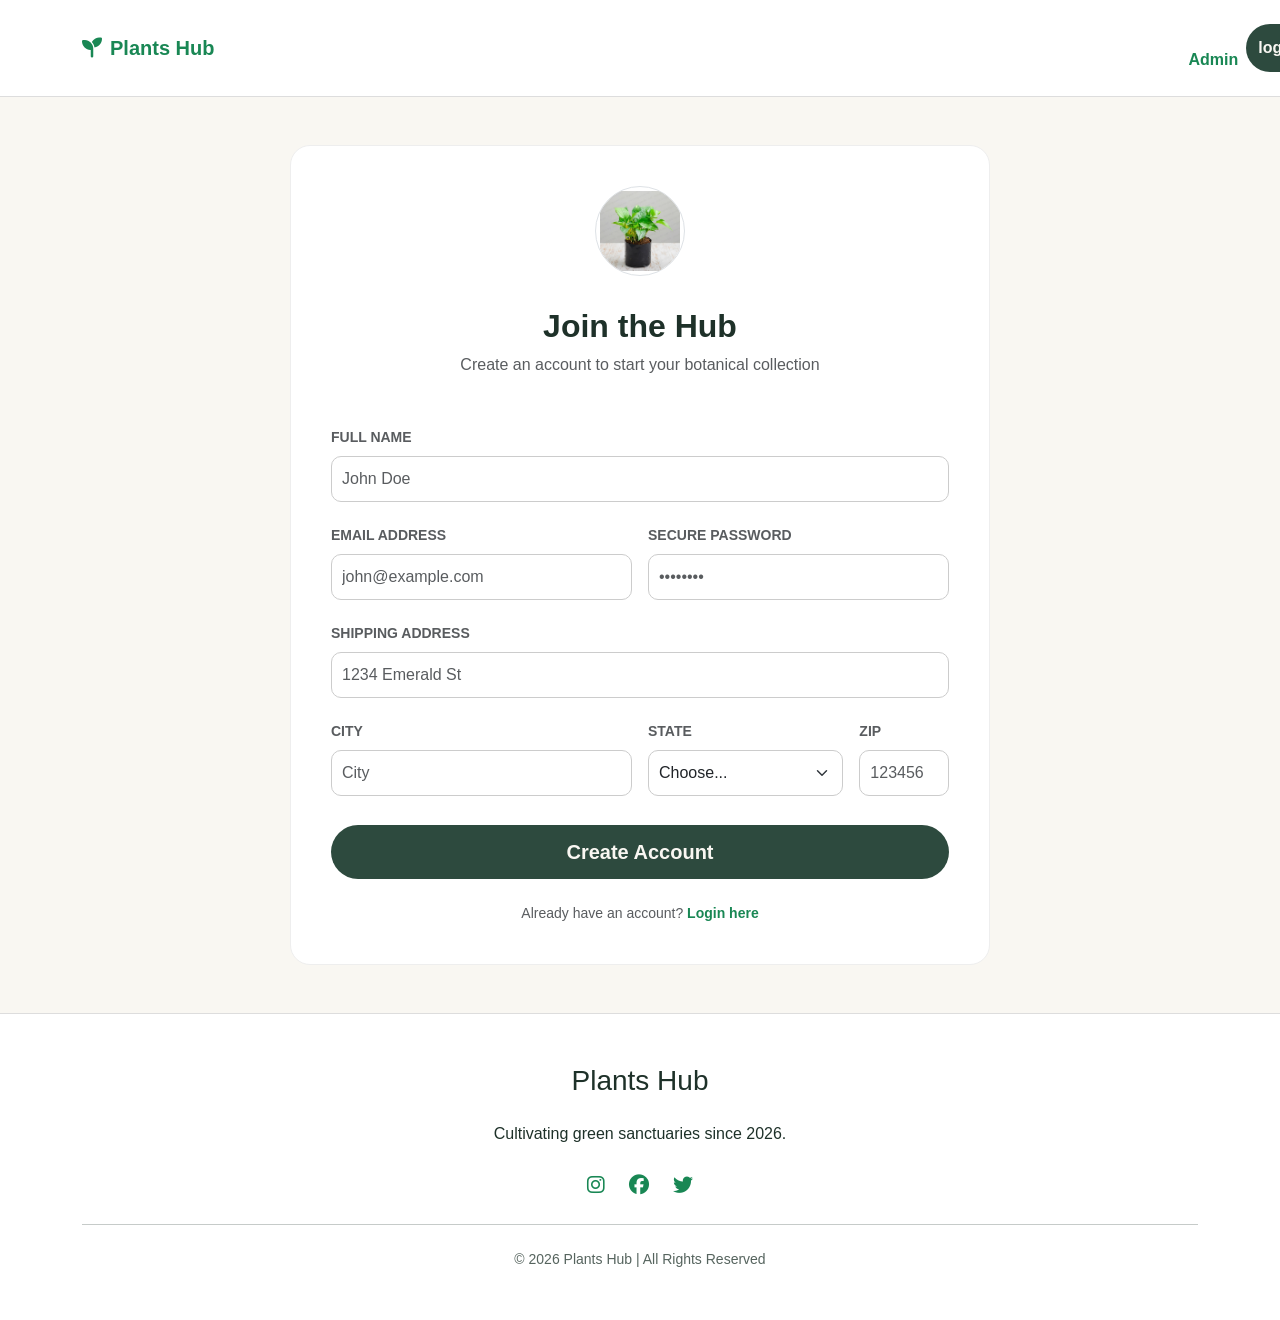
<file: SignLogin/index.html>
<!DOCTYPE html>
<html lang="en">

<head>
    <meta charset="UTF-8">
    <meta name="viewport" content="width=device-width, initial-scale=1.0">
    <!-- Bootstrap CSS -->
    <link href="https://cdn.jsdelivr.net/npm/bootstrap@5.0.2/dist/css/bootstrap.min.css" rel="stylesheet">
    <!-- Font Awesome for Icons -->
    <link rel="stylesheet" href="https://cdnjs.cloudflare.com/ajax/libs/font-awesome/6.1.1/css/all.min.css">
    <!-- Our Custom CSS File -->
    <link rel="stylesheet" href="/SignLogin/index.css">
    <title>Create Account | Plants Hub</title>
</head>

<body>
    <!-- Navigation Bar -->
    <nav class="navbar navbar-expand-lg navbar-light sticky-top py-3">
        <div class="container">
            <a class="navbar-brand" href="/SignLogin/index.html">
                <i class="fas fa-seedling me-2"></i>Plants Hub
            </a>
            <button class="navbar-toggler" type="button" data-bs-toggle="collapse" data-bs-target="#navbarSupportedContent">
                <span class="navbar-toggler-icon"></span>
            </button>
            <div class="collapse navbar-collapse" id="navbarSupportedContent">
                <ul class="navbar-nav mx-auto mb-2 mb-lg-0 fw-bold">
                    <li class="nav-item">
                        <a class="nav-link text-success" href="/SignLogin/adminlogin.html" style="margin-left: 950px;">
                            <i class="fas  me-1"></i>Admin
                            <!-- fa-user-shield -->
                        </a>
                    </li>
                </ul>
                <div class="d-flex align-items-center gap-3">
                    
                    <a href="/SignLogin/login.html" class="btn btn-premium"> login </a>
                </div>
            </div>
        </div>
    </nav>

    <!-- Signup Form Section -->
    <div class="container py-5 flex-grow-1 d-flex">
        <div class="auth-card">
            <div class="text-center mb-5">
                <div class="bg-light bg-opacity-10 d-inline-block p-1 rounded-circle mb-4 border overflow-hidden">
                    <img src="/flowers/moneyplants.jpg" alt="Join Hub" width="80" height="80">
                </div>
                <h2 class="fw-bold">Join the Hub</h2>
                <p class="text-muted">Create an account to start your botanical collection</p>
            </div>
            
            <form id="signupForm" class="row g-3">
                <div class="col-12">
                    <label class="form-label fw-bold small text-uppercase text-muted">Full Name</label>
                    <input type="text" id="text" class="form-control" placeholder="John Doe" required>
                </div>

                <div class="col-md-6">
                    <label class="form-label fw-bold small text-uppercase text-muted">Email Address</label>
                    <input type="email" id="email" class="form-control" placeholder="john@example.com" required>
                </div>

                <div class="col-md-6">
                    <label class="form-label fw-bold small text-uppercase text-muted">Secure Password</label>
                    <input type="password" id="password" class="form-control" placeholder="••••••••" required>
                </div>

                <div class="col-12">
                    <label class="form-label fw-bold small text-uppercase text-muted">Shipping Address</label>
                    <input type="text" id="address" class="form-control" placeholder="1234 Emerald St" required>
                </div>
 
                <div class="col-md-6">
                    <label class="form-label fw-bold small text-uppercase text-muted">City</label>
                    <input type="text" id="city" class="form-control" placeholder="City" required>
                </div>

                <div class="col-md-4">
                    <label class="form-label fw-bold small text-uppercase text-muted">State</label>
                    <select id="inputState" class="form-select">
                        <option selected>Choose...</option>
                        <option>Maharashtra</option>
                        <option>Karnataka</option>
                        <option>Kerala</option>
                        <option>Gujrat</option>
                        <option>Madhya Pradesh</option>
                    </select>
                </div>

                <div class="col-md-2">
                    <label class="form-label fw-bold small text-uppercase text-muted">Zip</label>
                    <input type="text" id="zip" class="form-control" placeholder="123456" required>
                </div>

                <div class="col-12 mt-4">
                    <button type="submit" class="btn btn-premium btn-lg">Create Account</button>
                    <p class="text-center mt-4 mb-0 text-muted small">
                        Already have an account? <a href="/SignLogin/login.html" class="text-success fw-bold text-decoration-none">Login here</a>
                    </p>
                </div>
            </form>
        </div>
    </div>

    <!-- Footer -->
    <footer>
        <div class="container text-center">
            <h3 class="mb-4">Plants Hub</h3>
            <p class="mb-4">Cultivating green sanctuaries since 2026.</p>
            <div class="d-flex justify-content-center gap-4 mb-4 fs-5">
                <a href="#" class="text-success"><i class="fab fa-instagram"></i></a>
                <a href="#" class="text-success"><i class="fab fa-facebook"></i></a>
                <a href="#" class="text-success"><i class="fab fa-twitter"></i></a>
            </div>
            <hr class="mb-4">
            <p class="small mb-0 opacity-75">© 2026 Plants Hub | All Rights Reserved</p>
        </div>
    </footer>





    <!-- Bootstrap JS Bundle -->
    <script src="https://cdn.jsdelivr.net/npm/bootstrap@5.0.2/dist/js/bootstrap.bundle.min.js"></script>
    <!-- Our Custom JavaScript File -->
    <script src="/SignLogin/index.js"></script>
</body>

</html>
</file>
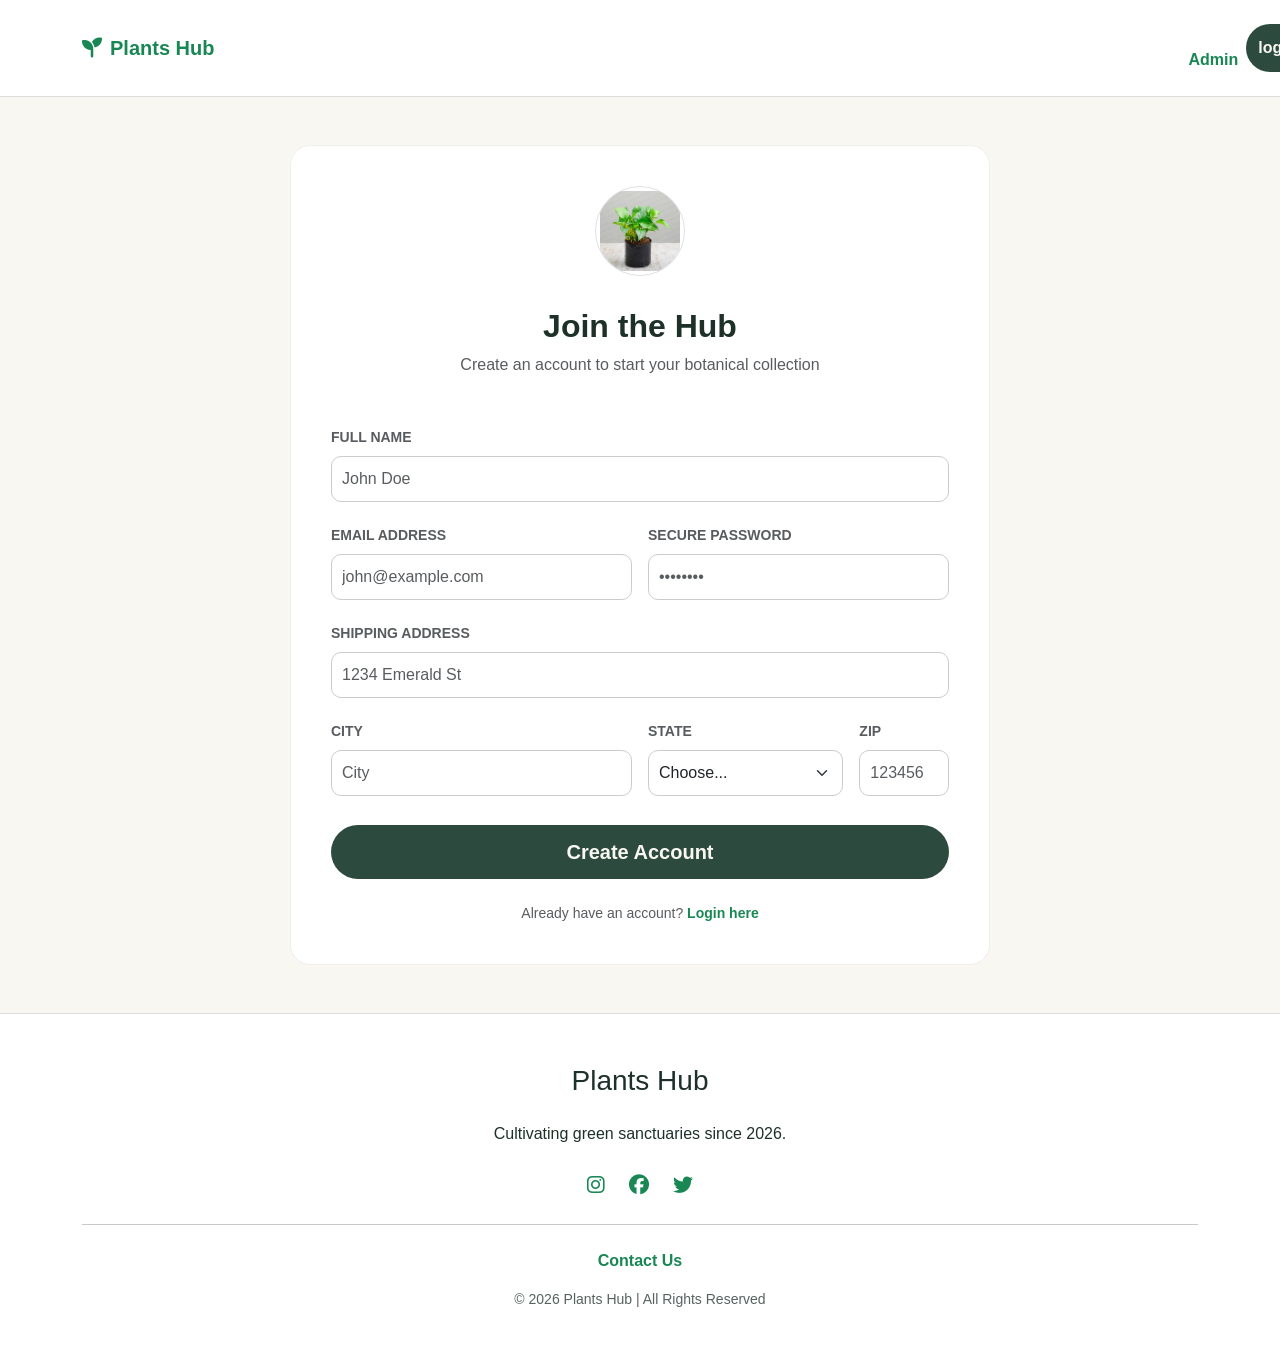
<file: SignLoginPages/index.html>
<!DOCTYPE html>
<html lang="en">

<head>
    <meta charset="UTF-8">
    <meta name="viewport" content="width=device-width, initial-scale=1.0">
    <!-- Bootstrap CSS -->
    <link href="https://cdn.jsdelivr.net/npm/bootstrap@5.0.2/dist/css/bootstrap.min.css" rel="stylesheet">
    <!-- Font Awesome for Icons -->
    <link rel="stylesheet" href="https://cdnjs.cloudflare.com/ajax/libs/font-awesome/6.1.1/css/all.min.css">
    <!-- Our Custom CSS File -->
    <link rel="stylesheet" href="index.css">
    <title>Create Account | Plants Hub</title>
</head>

<body>
    <!-- Navigation Bar -->
    <nav class="navbar navbar-expand-lg navbar-light sticky-top py-3">
        <div class="container">
            <a class="navbar-brand" href="../home.html">
                <i class="fas fa-seedling me-2"></i>Plants Hub
            </a>
            <button class="navbar-toggler" type="button" data-bs-toggle="collapse" data-bs-target="#navbarSupportedContent">
                <span class="navbar-toggler-icon"></span>
            </button>
            <div class="collapse navbar-collapse" id="navbarSupportedContent">
                <ul class="navbar-nav mx-auto mb-2 mb-lg-0 fw-bold">
                    <li class="nav-item">
                        <a class="nav-link text-success" href="adminlogin.html" style="margin-left: 950px;">
                            <i class="fas  me-1"></i>Admin
                            <!-- fa-user-shield -->
                        </a>
                    </li>
                </ul>
                <div class="d-flex align-items-center gap-3">
                    
                    <a href="login.html" class="btn btn-premium"> login </a>
                </div>
            </div>
        </div>
    </nav>

    <!-- Signup Form Section -->
    <div class="container py-5 flex-grow-1 d-flex">
        <div class="auth-card">
            <div class="text-center mb-5">
                <div class="bg-light bg-opacity-10 d-inline-block p-1 rounded-circle mb-4 border overflow-hidden">
                    <img src="/flowers/moneyplants.jpg" alt="Join Hub" width="80" height="80">
                </div>
                <h2 class="fw-bold">Join the Hub</h2>
                <p class="text-muted">Create an account to start your botanical collection</p>
            </div>
            
            <form id="signupForm" class="row g-3">
                <div class="col-12">
                    <label class="form-label fw-bold small text-uppercase text-muted">Full Name</label>
                    <input type="text" id="text" class="form-control" placeholder="John Doe" required>
                </div>

                <div class="col-md-6">
                    <label class="form-label fw-bold small text-uppercase text-muted">Email Address</label>
                    <input type="email" id="email" class="form-control" placeholder="john@example.com" required>
                </div>

                <div class="col-md-6">
                    <label class="form-label fw-bold small text-uppercase text-muted">Secure Password</label>
                    <input type="password" id="password" class="form-control" placeholder="••••••••" required>
                </div>

                <div class="col-12">
                    <label class="form-label fw-bold small text-uppercase text-muted">Shipping Address</label>
                    <input type="text" id="address" class="form-control" placeholder="1234 Emerald St" required>
                </div>
 
                <div class="col-md-6">
                    <label class="form-label fw-bold small text-uppercase text-muted">City</label>
                    <input type="text" id="city" class="form-control" placeholder="City" required>
                </div>

                <div class="col-md-4">
                    <label class="form-label fw-bold small text-uppercase text-muted">State</label>
                    <select id="inputState" class="form-select">
                        <option selected>Choose...</option>
                        <option>Maharashtra</option>
                        <option>Karnataka</option>
                        <option>Kerala</option>
                        <option>Gujrat</option>
                        <option>Madhya Pradesh</option>
                    </select>
                </div>

                <div class="col-md-2">
                    <label class="form-label fw-bold small text-uppercase text-muted">Zip</label>
                    <input type="text" id="zip" class="form-control" placeholder="123456" required>
                </div>

                <div class="col-12 mt-4">
                    <button type="submit" class="btn btn-premium btn-lg">Create Account</button>
                    <p class="text-center mt-4 mb-0 text-muted small">
                        Already have an account? <a href="login.html" class="text-success fw-bold text-decoration-none">Login here</a>
                    </p>
                </div>
            </form>
        </div>
    </div>

    <!-- Footer -->
    <footer>
        <div class="container text-center">
            <h3 class="mb-4">Plants Hub</h3>
            <p class="mb-4">Cultivating green sanctuaries since 2026.</p>
            <div class="d-flex justify-content-center gap-4 mb-4 fs-5">
                <a href="#" class="text-success"><i class="fab fa-instagram"></i></a>
                <a href="#" class="text-success"><i class="fab fa-facebook"></i></a>
                <a href="#" class="text-success"><i class="fab fa-twitter"></i></a>
            </div>
            <hr class="mb-4">
            <p class="mb-3"><a href="../contact.html" class="text-success text-decoration-none fw-bold">Contact Us</a></p>
            <p class="small mb-0 opacity-75">© 2026 Plants Hub | All Rights Reserved</p>
        </div>
    </footer>





    <!-- Bootstrap JS Bundle -->
    <script src="https://cdn.jsdelivr.net/npm/bootstrap@5.0.2/dist/js/bootstrap.bundle.min.js"></script>
    <!-- Our Custom JavaScript File -->
    <script src="index.js"></script>
</body>

</html>
</file>
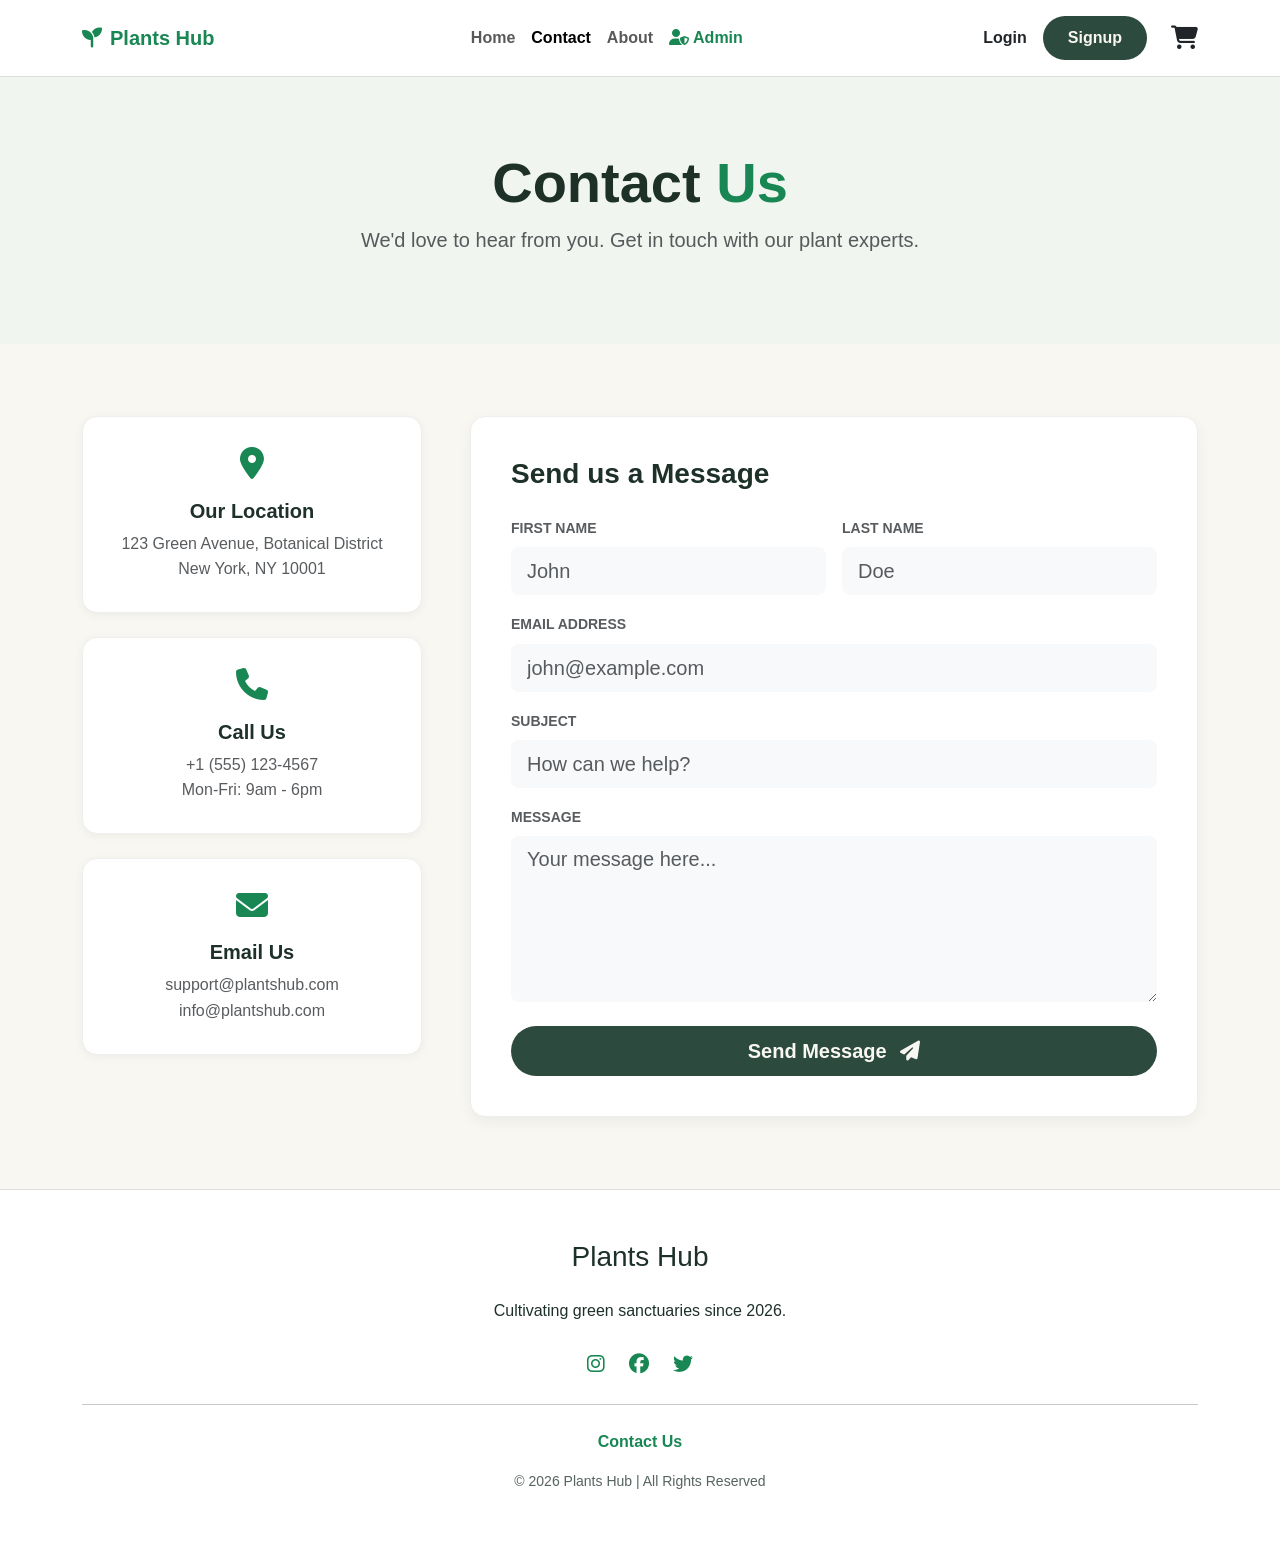
<file: contact.html>
<!DOCTYPE html>
<html lang="en">

<head>
    <meta charset="utf-8">
    <meta name="viewport" content="width=device-width, initial-scale=1">
    
    <!-- Bootstrap CSS -->
    <link href="https://cdn.jsdelivr.net/npm/bootstrap@5.0.2/dist/css/bootstrap.min.css" rel="stylesheet">
    
    <!-- Font Awesome for Icons -->
    <link rel="stylesheet" href="https://cdnjs.cloudflare.com/ajax/libs/font-awesome/6.1.1/css/all.min.css">
    
    <!-- Our Custom CSS File -->
    <link rel="stylesheet" href="contact.css">
    
    <title>Contact Us | Plants Hub</title>
</head>

<body>
    <!-- Navigation Bar -->
    <nav class="navbar navbar-expand-lg navbar-light sticky-top py-3">
        <div class="container">
            <a class="navbar-brand" href="home.html">
                <i class="fas fa-seedling me-2"></i>Plants Hub
            </a>
            <button class="navbar-toggler" type="button" data-bs-toggle="collapse" data-bs-target="#navbarSupportedContent">
                <span class="navbar-toggler-icon"></span>
            </button>
            <div class="collapse navbar-collapse" id="navbarSupportedContent">
                <ul class="navbar-nav mx-auto mb-2 mb-lg-0 fw-bold">
                    <li class="nav-item">
                        <a class="nav-link" href="home.html">Home</a>
                    </li>
                    <li class="nav-item">
                        <a class="nav-link active" href="contact.html">Contact</a>
                    </li>
                    <li class="nav-item">
                        <a class="nav-link" href="./SignLoginPages/services.html">Services</a>
                    </li>
                    <li class="nav-item">
                        <a class="nav-link" href="about.html">About</a>
                    </li>
                    <li class="nav-item">
                        <a class="nav-link text-success" href="./SignLoginPages/admin.html">
                            <i class="fas fa-user-shield me-1"></i>Admin
                        </a>
                    </li>
                </ul>

                <div class="d-flex align-items-center gap-3">
                    <a href="./SignLoginPages/login.html" class="text-dark text-decoration-none fw-bold">Login</a>
                    <a href="./SignLoginPages/index.html" class="btn btn-premium">Signup</a>
                    
                    <!-- Shopping Bag Icon -->
                    <div class="position-relative ms-2">
                        <a href="cart.html" class="text-dark fs-4">
                            <i class="fas fa-shopping-cart"></i>
                            <span id="cart-badge" class="position-absolute top-0 start-100 translate-middle badge rounded-pill bg-success"
                                style="font-size: 0.45em; display: none; padding: 0.4em 0.6em;">0</span>
                        </a>
                    </div>
                </div>
            </div>
        </div>
    </nav>

    <!-- Page Header -->
    <section class="py-5 bg-light" style="background-color: #f1f5f0 !important;">
        <div class="container text-center py-4">
            <h1 class="display-4 fw-bold">Contact <span class="text-success">Us</span></h1>
            <p class="lead text-muted">We'd love to hear from you. Get in touch with our plant experts.</p>
        </div>
    </section>

    <!-- Contact Info & Form -->
    <section class="py-5">
        <div class="container py-4">
            <div class="row g-5">
                <!-- Contact Info -->
                <div class="col-lg-4">
                    <div class="card-premium text-center mb-4">
                        <div class="mb-3">
                            <i class="fa-solid fa-location-dot fa-2x text-success"></i>
                        </div>
                        <h4 class="fw-bold fs-5">Our Location</h4>
                        <p class="text-muted mb-0">123 Green Avenue, Botanical District<br>New York, NY 10001</p>
                    </div>
                    
                    <div class="card-premium text-center mb-4">
                        <div class="mb-3">
                            <i class="fa-solid fa-phone fa-2x text-success"></i>
                        </div>
                        <h4 class="fw-bold fs-5">Call Us</h4>
                        <p class="text-muted mb-0">+1 (555) 123-4567<br>Mon-Fri: 9am - 6pm</p>
                    </div>

                    <div class="card-premium text-center">
                        <div class="mb-3">
                            <i class="fa-solid fa-envelope fa-2x text-success"></i>
                        </div>
                        <h4 class="fw-bold fs-5">Email Us</h4>
                        <p class="text-muted mb-0">support@plantshub.com<br>info@plantshub.com</p>
                    </div>
                </div>

                <!-- Contact Form -->
                <div class="col-lg-8">
                    <div class="contact-form-container h-100">
                        <h3 class="fw-bold mb-4">Send us a Message</h3>
                        <form id="contactForm">
                            <div class="row g-3">
                                <div class="col-md-6">
                                    <label class="form-label fw-bold small text-muted text-uppercase">First Name</label>
                                    <input type="text" class="form-control form-control-lg bg-light border-0" placeholder="John" required>
                                </div>
                                <div class="col-md-6">
                                    <label class="form-label fw-bold small text-muted text-uppercase">Last Name</label>
                                    <input type="text" class="form-control form-control-lg bg-light border-0" placeholder="Doe" required>
                                </div>
                                <div class="col-12">
                                    <label class="form-label fw-bold small text-muted text-uppercase">Email Address</label>
                                    <input type="email" class="form-control form-control-lg bg-light border-0" placeholder="john@example.com" required>
                                </div>
                                <div class="col-12">
                                    <label class="form-label fw-bold small text-muted text-uppercase">Subject</label>
                                    <input type="text" class="form-control form-control-lg bg-light border-0" placeholder="How can we help?" required>
                                </div>
                                <div class="col-12">
                                    <label class="form-label fw-bold small text-muted text-uppercase">Message</label>
                                    <textarea class="form-control form-control-lg bg-light border-0" rows="5" placeholder="Your message here..." required></textarea>
                                </div>
                                <div class="col-12 mt-4">
                                    <button type="submit" class="btn btn-premium btn-lg w-100">Send Message <i class="fas fa-paper-plane ms-2"></i></button>
                                </div>
                            </div>
                        </form>
                    </div>
                </div>
            </div>
        </div>
    </section>

    <!-- Footer -->
    <footer>
        <div class="container text-center">
            <h3 class="mb-4">Plants Hub</h3>
            <p class="mb-4">Cultivating green sanctuaries since 2026.</p>
            <div class="d-flex justify-content-center gap-4 mb-4 fs-5">
                <a href="#" class="text-success"><i class="fab fa-instagram"></i></a>
                <a href="#" class="text-success"><i class="fab fa-facebook"></i></a>
                <a href="#" class="text-success"><i class="fab fa-twitter"></i></a>
            </div>
            <hr class="mb-4">
            <p class="mb-3"><a href="contact.html" class="text-success text-decoration-none fw-bold">Contact Us</a></p>
            <p class="small mb-0 opacity-75">© 2026 Plants Hub | All Rights Reserved</p>
        </div>
    </footer>

    <!-- Bootstrap JS Bundle -->
    <script src="https://cdn.jsdelivr.net/npm/bootstrap@5.0.2/dist/js/bootstrap.bundle.min.js"></script>
    <script src="auth.js"></script>
</body>
</html>
</file>
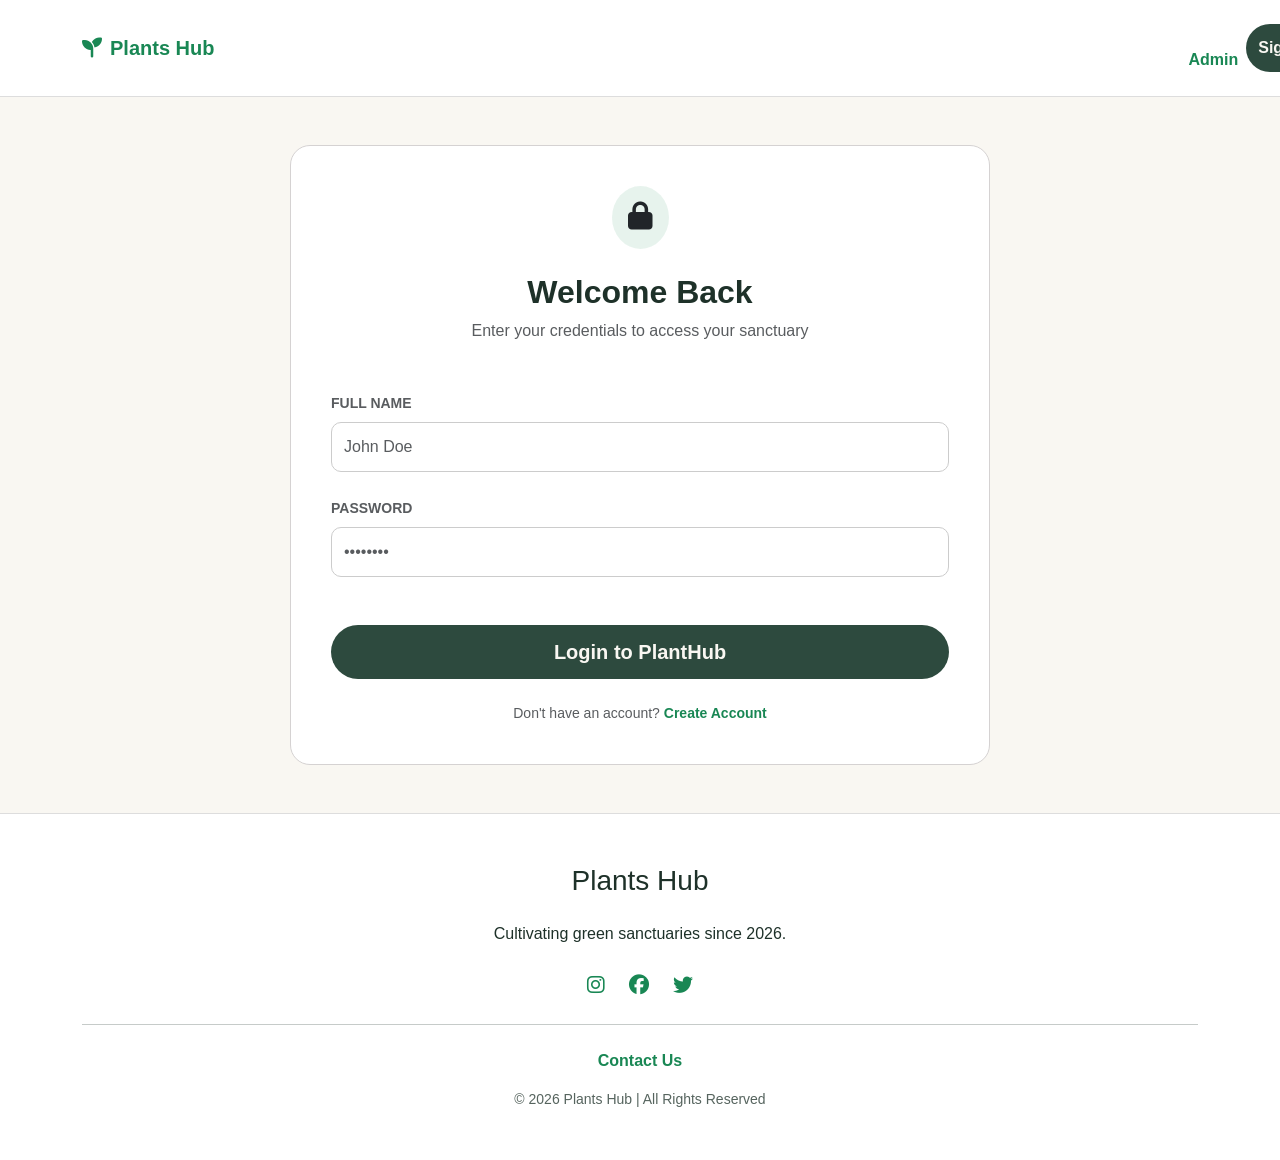
<file: SignLoginPages/login.html>
<!DOCTYPE html>
<html lang="en">

<head>
   <meta charset="UTF-8">
    <meta name="viewport" content="width=device-width, initial-scale=1.0">
    <!-- Bootstrap CSS -->
    <link href="https://cdn.jsdelivr.net/npm/bootstrap@5.0.2/dist/css/bootstrap.min.css" rel="stylesheet">
    <!-- Font Awesome for Icons -->
    <link rel="stylesheet" href="https://cdnjs.cloudflare.com/ajax/libs/font-awesome/6.1.1/css/all.min.css">
    <!-- Our Custom CSS File -->
    <link rel="stylesheet" href="login.css">
    <title>Login | Plants Hub</title>
</head>

<body>
    <!-- Navigation Bar -->
    <nav class="navbar navbar-expand-lg navbar-light sticky-top py-3">
        <div class="container">
            <a class="navbar-brand" href="../home.html">
                <i class="fas fa-seedling me-2"></i>Plants Hub
            </a>
            <button class="navbar-toggler" type="button" data-bs-toggle="collapse" data-bs-target="#navbarSupportedContent">
                <span class="navbar-toggler-icon"></span>
            </button>
            <div class="collapse navbar-collapse" id="navbarSupportedContent">
                <ul class="navbar-nav mx-auto mb-2 mb-lg-0 fw-bold">
                    <li class="nav-item">
                        <a class="nav-link text-success" href="adminlogin.html" style="margin-left: 950px;">
                            <i class="fas  me-1"></i>Admin
                        </a>
                    </li>
                </ul>
                <div class="d-flex align-items-center gap-3">
                    
                    <a href="index.html" class="btn btn-premium">Signup</a>
                </div>
            </div>
        </div>
    </nav>

    <!-- Login Form Section -->
    <div class="container py-5  flex-grow-1 d-flex">
        <div class="auth-card">
            <div class="text-center mb-5">
                <div class="bg-success bg-opacity-10 d-inline-block p-3 rounded-circle mb-4">
                    <i class="fas fa-lock text-dark fs-3"></i>
                </div>
                <h2 class="fw-bold">Welcome Back</h2>
                <p class="text-muted">Enter your credentials to access your sanctuary</p>
            </div>
            
            <form id="loginForm">
                <div class="mb-4">
                    <label class="form-label fw-bold small text-uppercase text-muted">Full Name</label>
                    <input type="text" id="loginName" class="form-control" placeholder="John Doe" required>
                </div>

                <div class="mb-5">
                    <label class="form-label fw-bold small text-uppercase text-muted">Password</label>
                    <input type="password" id="loginPassword" class="form-control" placeholder="••••••••" required>
                </div>

                <button type="submit" class="btn btn-premium btn-lg">Login to PlantHub</button>
                
                <p class="text-center mt-4 mb-0 text-muted small">
                    Don't have an account? <a href="index.html" class="text-success fw-bold text-decoration-none">Create Account</a>
                </p>
            </form>
        </div>
    </div>

    <!-- Footer -->
    <footer>
        <div class="container text-center">
            <h3 class="mb-4">Plants Hub</h3>
            <p class="mb-4">Cultivating green sanctuaries since 2026.</p>
            <div class="d-flex justify-content-center gap-4 mb-4 fs-5">
                <a href="#" class="text-success"><i class="fab fa-instagram"></i></a>
                <a href="#" class="text-success"><i class="fab fa-facebook"></i></a>
                <a href="#" class="text-success"><i class="fab fa-twitter"></i></a>
            </div>
            <hr class="mb-4">
            <p class="mb-3"><a href="../contact.html" class="text-success text-decoration-none fw-bold">Contact Us</a></p>
            <p class="small mb-0 opacity-75">© 2026 Plants Hub | All Rights Reserved</p>
        </div>
    </footer>

    <!-- Bootstrap JS Bundle -->
    <script src="https://cdn.jsdelivr.net/npm/bootstrap@5.0.2/dist/js/bootstrap.bundle.min.js"></script>
    
    <!-- Our Custom JavaScript File -->
    <script src="login.js"></script>
</body>

</html>

</body>

</html>
</file>
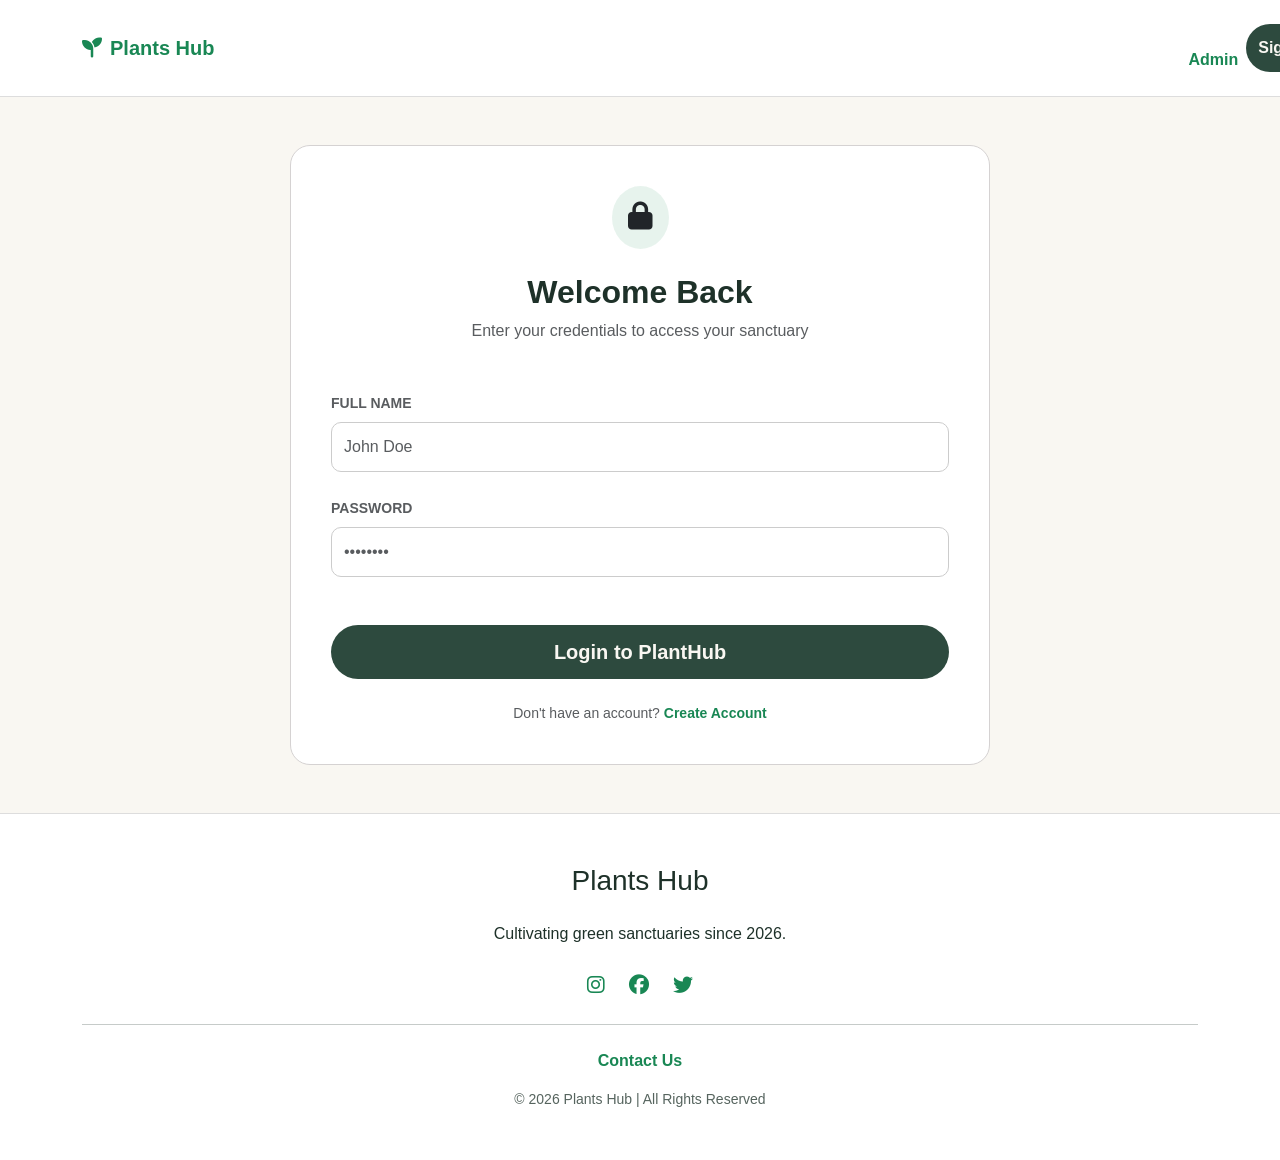
<file: SignLoginPages/services.html>
<!DOCTYPE html>
<html lang="en">

<head>
    <meta charset="utf-8">
    <meta name="viewport" content="width=device-width, initial-scale=1">
    
    <!-- AUTHENTICATION CHECK: Must be extremely early in the HEAD tag -->
    <script>
        // Check if user is logged in
        if (localStorage.getItem('isLoggedIn') !== 'true') {
            // Redirect to login page immediately before rendering HTML
            window.location.href = 'login.html?redirect=services.html';
        }
    </script>

    <!-- Bootstrap CSS -->
    <link href="https://cdn.jsdelivr.net/npm/bootstrap@5.0.2/dist/css/bootstrap.min.css" rel="stylesheet">
    
    <!-- Font Awesome for Icons -->
    <link rel="stylesheet" href="https://cdnjs.cloudflare.com/ajax/libs/font-awesome/6.1.1/css/all.min.css">
    
    <!-- Our Custom CSS File -->
    <link rel="stylesheet" href="services.css">
    
    <title>Our Services | Plants Hub</title>
</head>

<body>
    <!-- Navigation Bar -->
    <nav class="navbar navbar-expand-lg navbar-light sticky-top py-3">
        <div class="container">
            <a class="navbar-brand" href="../home.html">
                <i class="fas fa-seedling me-2"></i>Plants Hub
            </a>
            <button class="navbar-toggler" type="button" data-bs-toggle="collapse" data-bs-target="#navbarSupportedContent">
                <span class="navbar-toggler-icon"></span>
            </button>
            <div class="collapse navbar-collapse" id="navbarSupportedContent">
                <ul class="navbar-nav mx-auto mb-2 mb-lg-0 fw-bold">
                    <li class="nav-item">
                        <a class="nav-link" href="../home.html">Home</a>
                    </li>
                    <li class="nav-item">
                        <a class="nav-link" href="../contact.html">Contact</a>
                    </li>
                    <li class="nav-item">
                        <a class="nav-link active" href="services.html">Services</a>
                    </li>
                    <li class="nav-item">
                        <a class="nav-link" href="../about.html">About</a>
                    </li>
                    <li class="nav-item">
                        <a class="nav-link text-success" href="admin.html">
                            <i class="fas fa-user-shield me-1"></i>Admin
                        </a>
                    </li>
                </ul>

                <div class="d-flex align-items-center gap-3">
                    <button class="btn btn-outline-danger" onclick="logout()">Logout</button>
                    <!-- Shopping Bag Icon -->
                    <div class="position-relative ms-2">
                        <a href="../cart.html" class="text-dark fs-4">
                            <i class="fas fa-shopping-cart"></i>
                            <span id="cart-badge" class="position-absolute top-0 start-100 translate-middle badge rounded-pill bg-success"
                                style="font-size: 0.45em; display: none; padding: 0.4em 0.6em;">0</span>
                        </a>
                    </div>
                </div>
            </div>
        </div>
    </nav>

    <!-- Page Header -->
    <section class="py-5 bg-light" style="background-color: #f1f5f0 !important;">
        <div class="container text-center py-4">
            <h1 class="display-4 fw-bold">Premium <span class="text-success">Services</span></h1>
            <p class="lead text-muted">Exclusive botanical services available only to our verified members.</p>
        </div>
    </section>

    <!-- Services Grid -->
    <section class="py-5">
        <div class="container py-4">
            <div class="row g-4">
                <!-- Service 1 -->
                <div class="col-md-6 col-lg-4">
                    <div class="card-premium text-center">
                        <div class="service-icon">
                            <i class="fa-solid fa-leaf"></i>
                        </div>
                        <h4 class="fw-bold mb-3">Plant Consultation</h4>
                        <p class="text-muted mb-4">Schedule a 1-on-1 video call with our botanical experts to diagnose plant issues or get recommendations for your specific home environment.</p>
                        <a href="#" class="btn btn-outline-success rounded-pill fw-bold px-4">Book Session</a>
                    </div>
                </div>
                
                <!-- Service 2 -->
                <div class="col-md-6 col-lg-4">
                    <div class="card-premium text-center">
                        <div class="service-icon">
                            <i class="fa-solid fa-house-chimney"></i>
                        </div>
                        <h4 class="fw-bold mb-3">Home Landscaping</h4>
                        <p class="text-muted mb-4">Our professional designers will visit your home to plan and implement a gorgeous indoor jungle tailored exactly to your aesthetic.</p>
                        <a href="#" class="btn btn-outline-success rounded-pill fw-bold px-4">Get a Quote</a>
                    </div>
                </div>

                <!-- Service 3 -->
                <div class="col-md-6 col-lg-4">
                    <div class="card-premium text-center">
                        <div class="service-icon">
                            <i class="fa-solid fa-truck-fast"></i>
                        </div>
                        <h4 class="fw-bold mb-3">Priority Delivery</h4>
                        <p class="text-muted mb-4">Get exclusively fast shipping channels and white-glove unboxing services for delicate, rare imported plants.</p>
                        <a href="#" class="btn btn-outline-success rounded-pill fw-bold px-4">Learn More</a>
                    </div>
                </div>

                <!-- Service 4 -->
                <div class="col-md-6 col-lg-4">
                    <div class="card-premium text-center">
                        <div class="service-icon">
                            <i class="fa-solid fa-briefcase-medical"></i>
                        </div>
                        <h4 class="fw-bold mb-3">Plant Boarding</h4>
                        <p class="text-muted mb-4">Going on vacation? Leave your plants with us! Our climate-controlled nursery will care for your precious collection while you are away.</p>
                        <a href="#" class="btn btn-outline-success rounded-pill fw-bold px-4">Reserve Space</a>
                    </div>
                </div>

                <!-- Service 5 -->
                <div class="col-md-6 col-lg-4">
                    <div class="card-premium text-center">
                        <div class="service-icon">
                            <i class="fa-solid fa-gift"></i>
                        </div>
                        <h4 class="fw-bold mb-3">Corporate Gifting</h4>
                        <p class="text-muted mb-4">Send customized, branded plant packages to your employees or clients to brighten their desks and improve productivity.</p>
                        <a href="#" class="btn btn-outline-success rounded-pill fw-bold px-4">View Catalog</a>
                    </div>
                </div>

                <!-- Service 6 -->
                <div class="col-md-6 col-lg-4">
                    <div class="card-premium text-center">
                        <div class="service-icon">
                            <i class="fa-solid fa-droplet"></i>
                        </div>
                        <h4 class="fw-bold mb-3">Repotting Service</h4>
                        <p class="text-muted mb-4">Bring your overgrown plants into our shop, and we'll carefully repot them into fresh, nutrient-rich soil blends tailored to their root needs.</p>
                        <a href="#" class="btn btn-outline-success rounded-pill fw-bold px-4">Find Location</a>
                    </div>
                </div>
            </div>
        </div>
    </section>

    <!-- Footer -->
    <footer>
        <div class="container text-center">
            <h3 class="mb-4">Plants Hub</h3>
            <p class="mb-4">Cultivating green sanctuaries since 2026.</p>
            <div class="d-flex justify-content-center gap-4 mb-4 fs-5">
                <a href="#" class="text-success"><i class="fab fa-instagram"></i></a>
                <a href="#" class="text-success"><i class="fab fa-facebook"></i></a>
                <a href="#" class="text-success"><i class="fab fa-twitter"></i></a>
            </div>
            <hr class="mb-4">
            <p class="mb-3"><a href="../contact.html" class="text-success text-decoration-none fw-bold">Contact Us</a></p>
            <p class="small mb-0 opacity-75">© 2026 Plants Hub | All Rights Reserved</p>
        </div>
    </footer>

    <!-- Bootstrap JS Bundle -->
    <script src="https://cdn.jsdelivr.net/npm/bootstrap@5.0.2/dist/js/bootstrap.bundle.min.js"></script>
    
    <!-- Logout Script -->
    <script>
        function logout() {
            localStorage.removeItem('isLoggedIn');
            window.location.href = 'login.html';
        }
    </script>
</body>
</html>
</file>
<file: SignLogin/index.css>
/* CSS for the Signup Page */

/* Base Styles */
body {
    font-family: Arial, sans-serif;
    color: #1E3129; /* Dark green */
    background-color: #F9F7F2; /* Cream background */
    min-height: 100vh;
    display: flex;
    flex-direction: column;
}

/* Navbar Styling */
.navbar {
    background-color: white;
    border-bottom: 1px solid #ddd;
}

.navbar-brand {
    color: #198754 !important;
    font-weight: bold;
}

/* Auth Card Styling */
.auth-card {
    background: white;
    border-radius: 20px;
    border: 1px solid #eee;
    padding: 40px;
    width: 100%;
    max-width: 700px;
    margin: auto;
    /* box-shadow: 0 4px 15px rgba(0,0,0,0.05); */
}

.form-control, .form-select {
    border-radius: 10px;
    padding: 10px;
    border: 1px solid #ccc;
    margin-bottom: 5px;
}

.form-control:focus, .form-select:focus {
    border-color: #198754;
    box-shadow: 0 0 5px rgba(25, 135, 84, 0.2);
    outline: none;
}

/* Premium Button Styling */
.btn-premium {
    background-color: #2D4A3E;
    color: #F9F7F2;
    border-radius: 50px;
    padding: 12px;
    border: none;
    font-weight: bold;
    width: 100%;
}

.btn-premium:hover {
    background-color: #1E3129;
    color: white;
}

/* Footer Styling */
footer {
    padding: 50px 0;
    background-color: white;
    border-top: 1px solid #ddd;
    color: #1E3129;
}
</file>
<file: SignLoginPages/index.css>
/* CSS for the Signup Page */

/* Base Styles */
body {
    font-family: Arial, sans-serif;
    color: #1E3129; /* Dark green */
    background-color: #F9F7F2; /* Cream background */
    min-height: 100vh;
    display: flex;
    flex-direction: column;
}

/* Navbar Styling */
.navbar {
    background-color: white;
    border-bottom: 1px solid #ddd;
}

.navbar-brand {
    color: #198754 !important;
    font-weight: bold;
}

/* Auth Card Styling */
.auth-card {
    background: white;
    border-radius: 20px;
    border: 1px solid #eee;
    padding: 40px;
    width: 100%;
    max-width: 700px;
    margin: auto;
    /* box-shadow: 0 4px 15px rgba(0,0,0,0.05); */
}

.form-control, .form-select {
    border-radius: 10px;
    padding: 10px;
    border: 1px solid #ccc;
    margin-bottom: 5px;
}

.form-control:focus, .form-select:focus {
    border-color: #198754;
    box-shadow: 0 0 5px rgba(25, 135, 84, 0.2);
    outline: none;
}

/* Premium Button Styling */
.btn-premium {
    background-color: #2D4A3E;
    color: #F9F7F2;
    border-radius: 50px;
    padding: 12px;
    border: none;
    font-weight: bold;
    width: 100%;
}

.btn-premium:hover {
    background-color: #1E3129;
    color: white;
}

/* Footer Styling */
footer {
    padding: 50px 0;
    background-color: white;
    border-top: 1px solid #ddd;
    color: #1E3129;
}
</file>
<file: contact.css>
/* CSS for the Contact Page */

/* Base Styles */
body {
    font-family: Arial, sans-serif;
    color: #1E3129; /* Dark green */
    background-color: #F9F7F2; /* Cream background */
    line-height: 1.6;
}

/* Navbar Styling */
.navbar {
    background-color: white;
    border-bottom: 1px solid #ddd;
}

.navbar-brand {
    color: #198754 !important;
    font-weight: bold;
}

/* Section Header */
.text-success {
    color: #198754 !important;
}

/* Premium Button Styling */
.btn-premium {
    background-color: #2D4A3E;
    color: #F9F7F2;
    border-radius: 50px;
    padding: 10px 25px;
    border: none;
    font-weight: bold;
    transition: all 0.3s ease;
}

.btn-premium:hover {
    background-color: #1E3129;
    color: white;
}

/* Form Styling */
.contact-form-container {
    background: white;
    padding: 40px;
    border-radius: 15px;
    box-shadow: 0 5px 15px rgba(0,0,0,0.05);
    border: 1px solid #eee;
}

.form-control:focus {
    border-color: #198754;
    box-shadow: 0 0 0 0.25rem rgba(25, 135, 84, 0.25);
}

/* Cards for Contact Info */
.card-premium {
    border: 1px solid #eee;
    border-radius: 15px;
    background-color: white;
    padding: 30px;
    margin-bottom: 20px;
    box-shadow: 0 2px 10px rgba(0,0,0,0.05);
    transition: transform 0.3s ease;
}

.card-premium:hover {
    transform: translateY(-5px);
}

/* Footer Styling */
footer {
    padding: 50px 0;
    background-color: white;
    border-top: 1px solid #ddd;
    color: #1E3129;
}
</file>
<file: SignLoginPages/login.css>
/* CSS for the Login Page */

/* Base Styles */
body {
    font-family: Arial, sans-serif;
    color: #1E3129; /* Dark green */
    background-color: #F9F7F2; /* Cream background */
    min-height: 100vh;
    display: flex;
    flex-direction: column;
}

/* Navbar Styling */
.navbar {
    background-color: white;
    border-bottom: 1px solid #ddd;
}

.navbar-brand {
    color: #198754 !important;
    font-weight: bold;
}

/* Auth Card Styling */
.auth-card {
    background: white;
    border-radius: 20px;
    border: 1px solid #d5d2d2;
    padding: 40px;
    width: 100%;
    max-width: 700px;
    margin: auto;
    /* box-shadow: 0 4px 15px rgba(0,0,0,0.05); */
}

.form-control {
    border-radius: 10px;
    padding: 12px;
    border: 1px solid #ccc;
    margin-bottom: 20px;
}

.form-control:focus {
    border-color: #198754;
    box-shadow: 0 0 5px rgba(25, 135, 84, 0.2);
    outline: none;
}

/* Premium Button Styling */
.btn-premium {
    background-color: #2D4A3E;
    color: #F9F7F2;
    border-radius: 50px;
    padding: 12px;
    border: none;
    font-weight: bold;
    width: 100%;
}

.btn-premium:hover {
    background-color: #1E3129;
    color: white;
}

/* Footer Styling */
footer {
    padding: 50px 0;
    background-color: white;
    border-top: 1px solid #ddd;
    color: #1E3129;
}
</file>
<file: SignLoginPages/services.css>
/* CSS for the Services Page */

/* Base Styles */
body {
    font-family: Arial, sans-serif;
    color: #1E3129; /* Dark green */
    background-color: #F9F7F2; /* Cream background */
    line-height: 1.6;
}

/* Navbar Styling */
.navbar {
    background-color: white;
    border-bottom: 1px solid #ddd;
}

.navbar-brand {
    color: #198754 !important;
    font-weight: bold;
}

/* Section Header */
.text-success {
    color: #198754 !important;
}

/* Premium Button Styling */
.btn-premium {
    background-color: #2D4A3E;
    color: #F9F7F2;
    border-radius: 50px;
    padding: 10px 25px;
    border: none;
    font-weight: bold;
    transition: all 0.3s ease;
}

.btn-premium:hover {
    background-color: #1E3129;
    color: white;
}

/* Custom Card Styling for Services */
.card-premium {
    border: 1px solid #eee;
    border-radius: 15px;
    background-color: white;
    padding: 30px;
    margin-bottom: 20px;
    box-shadow: 0 5px 15px rgba(0,0,0,0.05);
    transition: transform 0.3s ease, box-shadow 0.3s ease;
    height: 100%;
}

.card-premium:hover {
    transform: translateY(-10px);
    box-shadow: 0 15px 30px rgba(0,0,0,0.1);
}

.service-icon {
    width: 80px;
    height: 80px;
    background-color: rgba(25, 135, 84, 0.1);
    color: #198754;
    border-radius: 50%;
    display: flex;
    align-items: center;
    justify-content: center;
    margin: 0 auto 20px;
    font-size: 2rem;
}

/* Footer Styling */
footer {
    padding: 50px 0;
    background-color: white;
    border-top: 1px solid #ddd;
    color: #1E3129;
}
</file>
